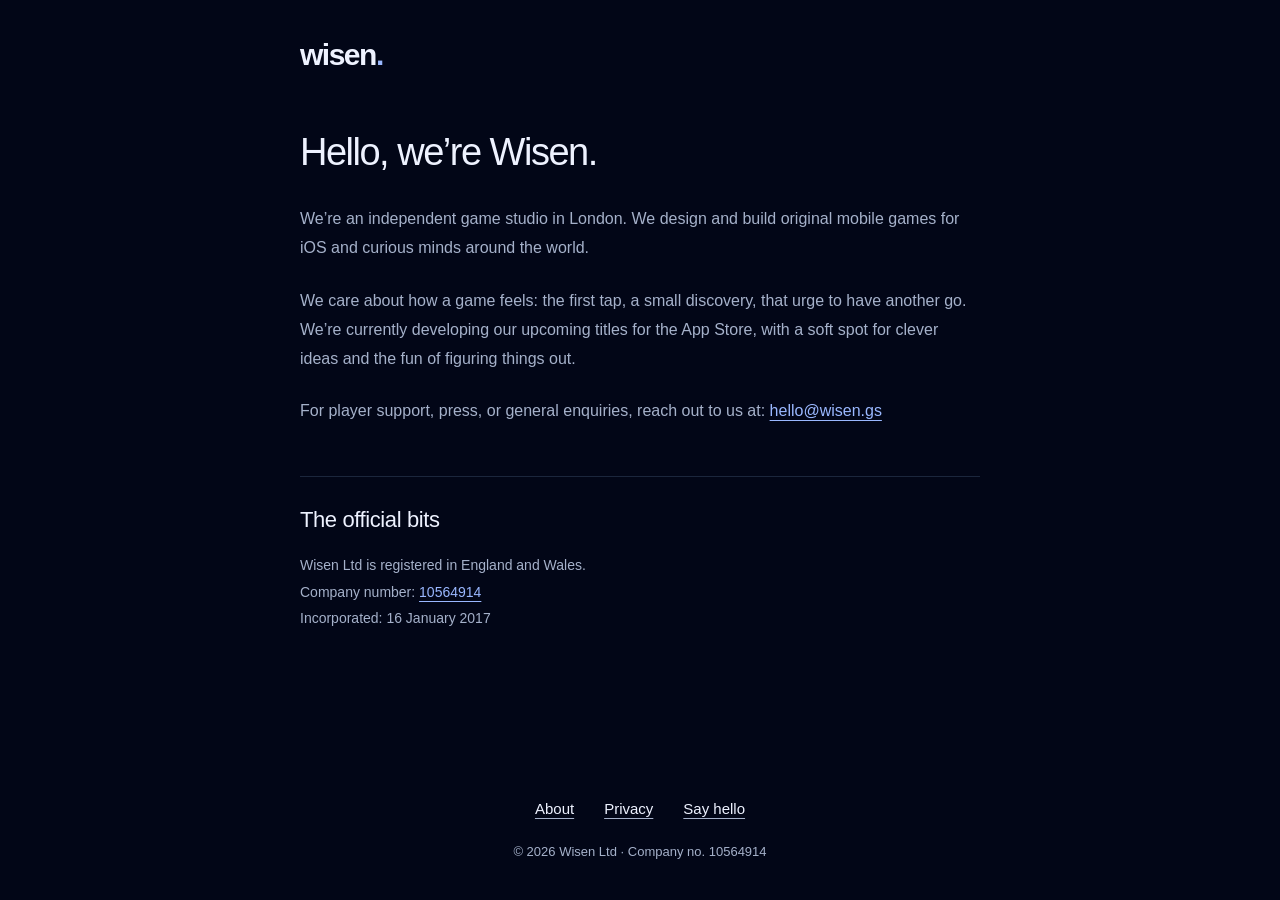
<file: about/index.html>
<!doctype html>
<html lang="en">
<head>
  <meta charset="utf-8">
  <meta name="viewport" content="width=device-width,initial-scale=1">
  <title>About Wisen — An Independent Game Studio</title>
  <meta name="description" content="Meet Wisen, an independent game studio in London. Wisen Ltd is registered in England and Wales.">
  <meta name="theme-color" content="#020617">
  <link rel="icon" type="image/svg+xml" href="data:image/svg+xml,%3Csvg%20xmlns%3D%22http%3A//www.w3.org/2000/svg%22%20viewBox%3D%220%200%2064%2064%22%3E%3Crect%20width%3D%2264%22%20height%3D%2264%22%20rx%3D%2215%22%20fill%3D%22%232455ef%22/%3E%3Ctext%20x%3D%2232%22%20y%3D%2246%22%20text-anchor%3D%22middle%22%20font-family%3D%22Arial%22%20font-size%3D%2248%22%20font-weight%3D%22bold%22%20fill%3D%22white%22%3Ew%3C/text%3E%3C/svg%3E">
  <link rel="stylesheet" href="../style.css">
</head>
<body>
  <a class="skip" href="#main">Skip to content</a>
  <header class="small-header">
    <a class="small-wordmark" href="../index.html" aria-label="Wisen home">wisen<span>.</span></a>
  </header>
  <main id="main" class="reading">
    <h1>Hello, we’re Wisen.</h1>
    <p>We’re an independent game studio in London. We design and build original mobile games for iOS and curious minds around the world.</p>
    <p>We care about how a game feels: the first tap, a small discovery, that urge to have another go. We’re currently developing our upcoming titles for the App Store, with a soft spot for clever ideas and the fun of figuring things out.</p>
    <p>For player support, press, or general enquiries, reach out to us at: <a href="mailto:hello@wisen.gs">hello@wisen.gs</a></p>
    <section class="company-details" id="company">
      <h2>The official bits</h2>
      <p>Wisen Ltd is registered in England and Wales.<br>Company number: <a href="https://find-and-update.company-information.service.gov.uk/company/10564914" target="_blank" rel="noopener noreferrer">10564914</a><br>Incorporated: 16 January 2017</p>
    </section>
  </main>
  <footer class="quiet-footer">
    <nav aria-label="Footer navigation">
      <a href="index.html">About</a>
      <a href="../privacy/index.html">Privacy</a>
      <a href="mailto:hello@wisen.gs">Say hello</a>
    </nav>
    <p>© 2026 Wisen Ltd · Company no. 10564914</p>
  </footer>
</body>
</html>
</file>
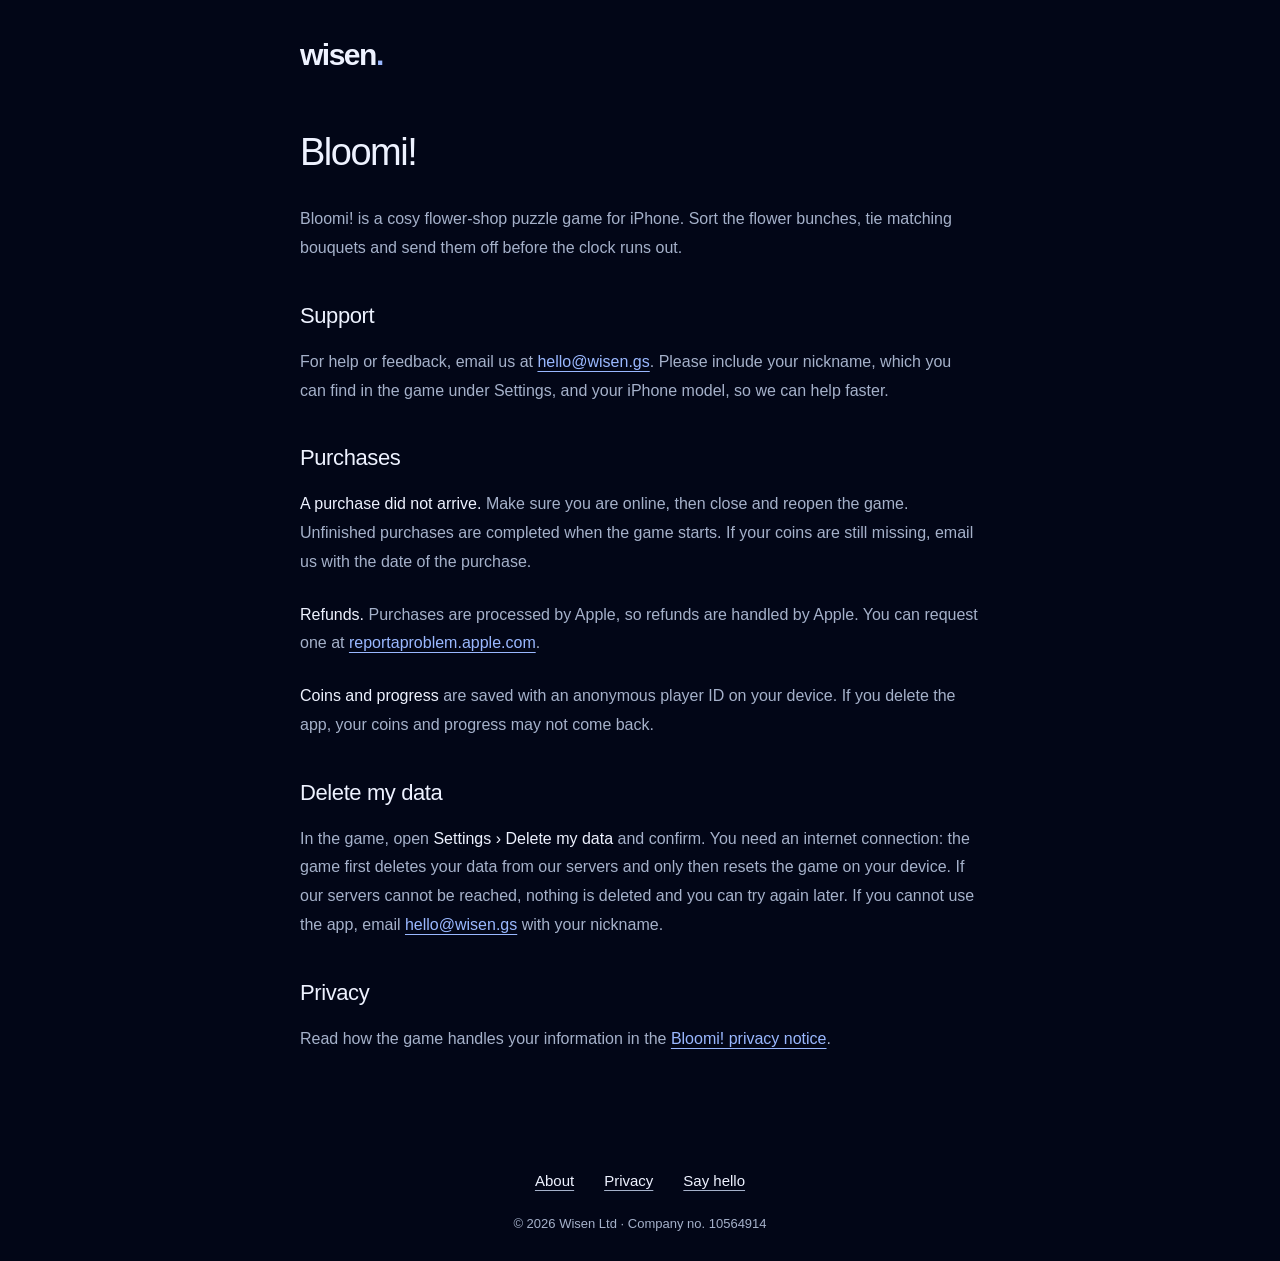
<file: bloomi/index.html>
<!doctype html>
<html lang="en">
<head>
  <meta charset="utf-8">
  <meta name="viewport" content="width=device-width,initial-scale=1">
  <title>Bloomi! — Wisen Ltd</title>
  <meta name="description" content="Bloomi! is a cosy flower-shop puzzle game for iPhone by Wisen. Support, purchases and privacy.">
  <meta name="theme-color" content="#020617">
  <link rel="icon" type="image/svg+xml" href="data:image/svg+xml,%3Csvg%20xmlns%3D%22http%3A//www.w3.org/2000/svg%22%20viewBox%3D%220%200%2064%2064%22%3E%3Crect%20width%3D%2264%22%20height%3D%2264%22%20rx%3D%2215%22%20fill%3D%22%232455ef%22/%3E%3Ctext%20x%3D%2232%22%20y%3D%2246%22%20text-anchor%3D%22middle%22%20font-family%3D%22Arial%22%20font-size%3D%2248%22%20font-weight%3D%22bold%22%20fill%3D%22white%22%3Ew%3C/text%3E%3C/svg%3E">
  <link rel="stylesheet" href="../style.css">
</head>
<body>
  <a class="skip" href="#main">Skip to content</a>
  <header class="small-header">
    <a class="small-wordmark" href="../index.html" aria-label="Wisen home">wisen<span>.</span></a>
  </header>
  <main id="main" class="reading privacy-reading">
    <h1>Bloomi!</h1>
    <p>Bloomi! is a cosy flower-shop puzzle game for iPhone. Sort the flower bunches, tie matching bouquets and send them off before the clock runs out.</p>
    <section id="support">
      <h2>Support</h2>
      <p>For help or feedback, email us at <a href="mailto:hello@wisen.gs">hello@wisen.gs</a>. Please include your nickname, which you can find in the game under Settings, and your iPhone model, so we can help faster.</p>
    </section>
    <section id="purchases">
      <h2>Purchases</h2>
      <p><strong>A purchase did not arrive.</strong> Make sure you are online, then close and reopen the game. Unfinished purchases are completed when the game starts. If your coins are still missing, email us with the date of the purchase.</p>
      <p><strong>Refunds.</strong> Purchases are processed by Apple, so refunds are handled by Apple. You can request one at <a href="https://reportaproblem.apple.com/" target="_blank" rel="noopener noreferrer">reportaproblem.apple.com</a>.</p>
      <p><strong>Coins and progress</strong> are saved with an anonymous player ID on your device. If you delete the app, your coins and progress may not come back.</p>
    </section>
    <section id="delete">
      <h2>Delete my data</h2>
      <p>In the game, open <strong>Settings › Delete my data</strong> and confirm. You need an internet connection: the game first deletes your data from our servers and only then resets the game on your device. If our servers cannot be reached, nothing is deleted and you can try again later. If you cannot use the app, email <a href="mailto:hello@wisen.gs">hello@wisen.gs</a> with your nickname.</p>
    </section>
    <section id="privacy">
      <h2>Privacy</h2>
      <p>Read how the game handles your information in the <a href="privacy/index.html">Bloomi! privacy notice</a>.</p>
    </section>
  </main>
  <footer class="quiet-footer">
    <nav aria-label="Footer navigation">
      <a href="../about/index.html">About</a>
      <a href="../privacy/index.html">Privacy</a>
      <a href="mailto:hello@wisen.gs">Say hello</a>
    </nav>
    <p>© 2026 Wisen Ltd · Company no. 10564914</p>
  </footer>
</body>
</html>
</file>
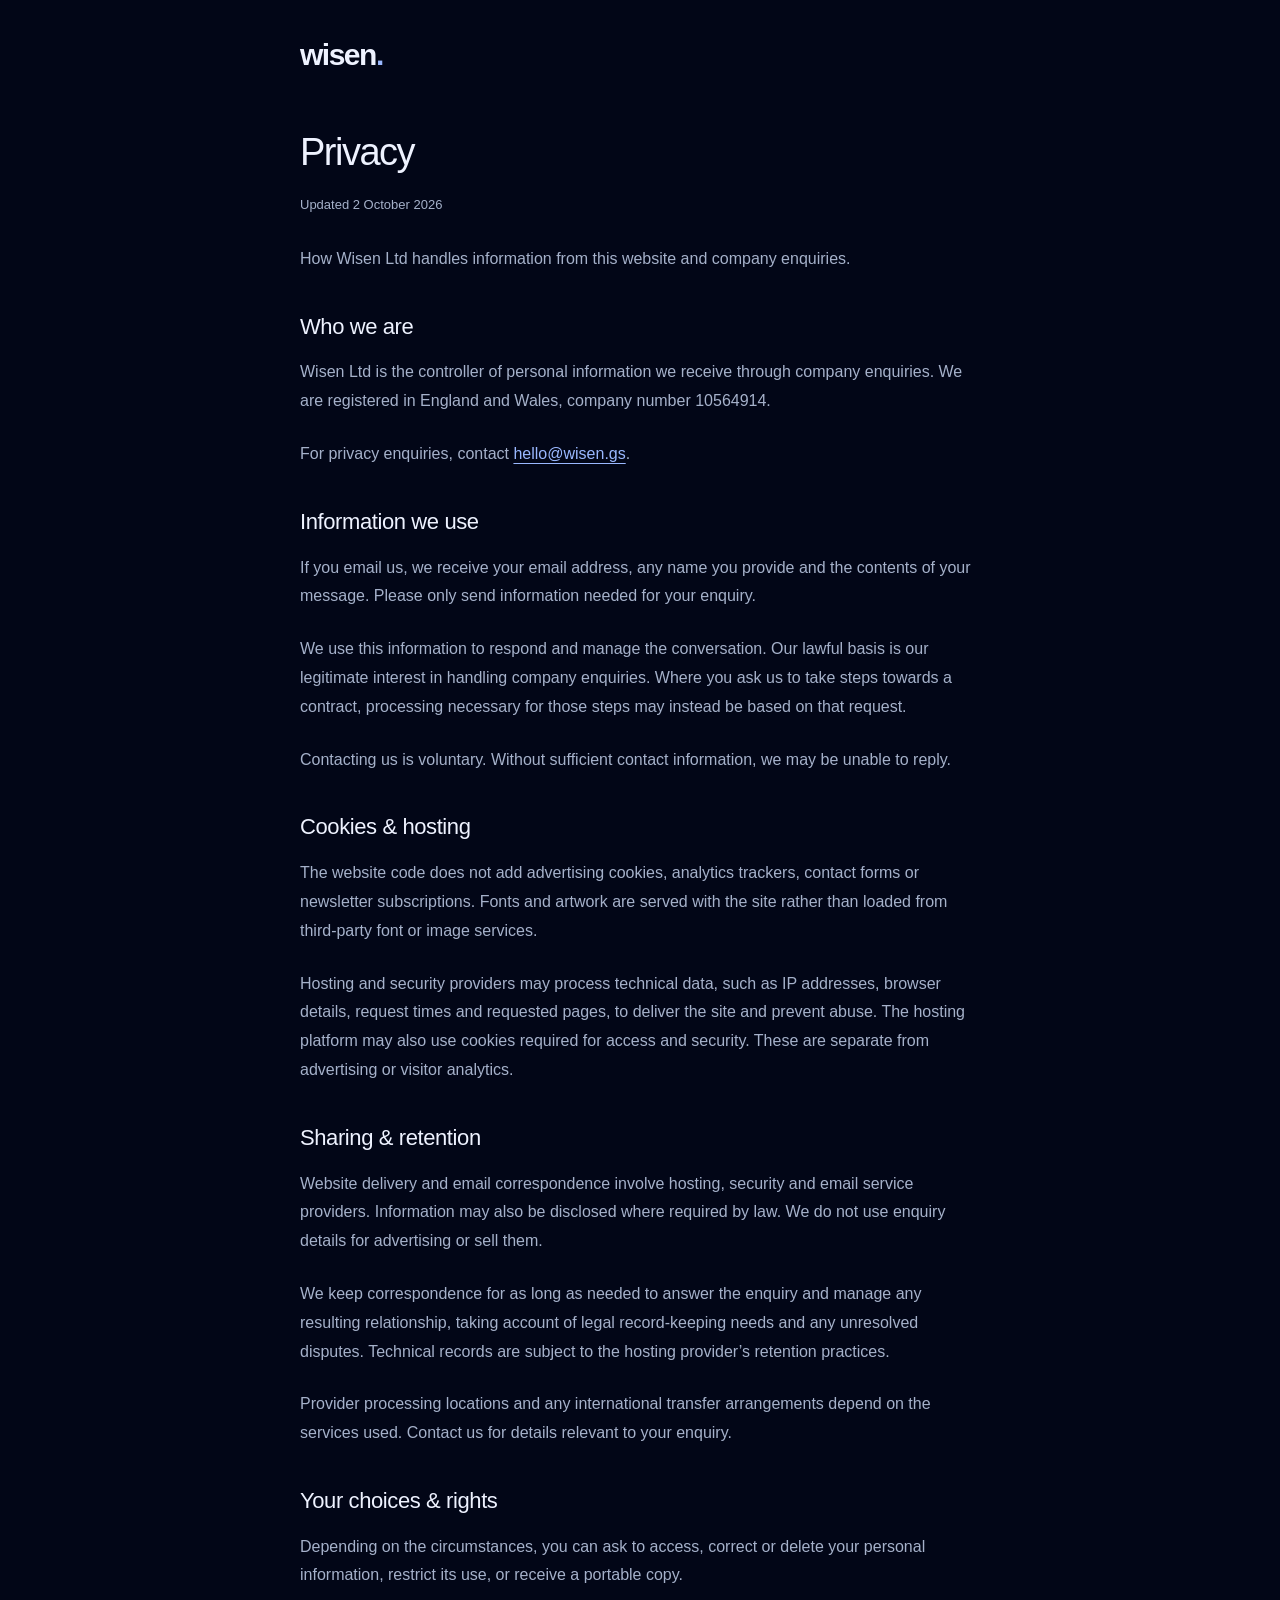
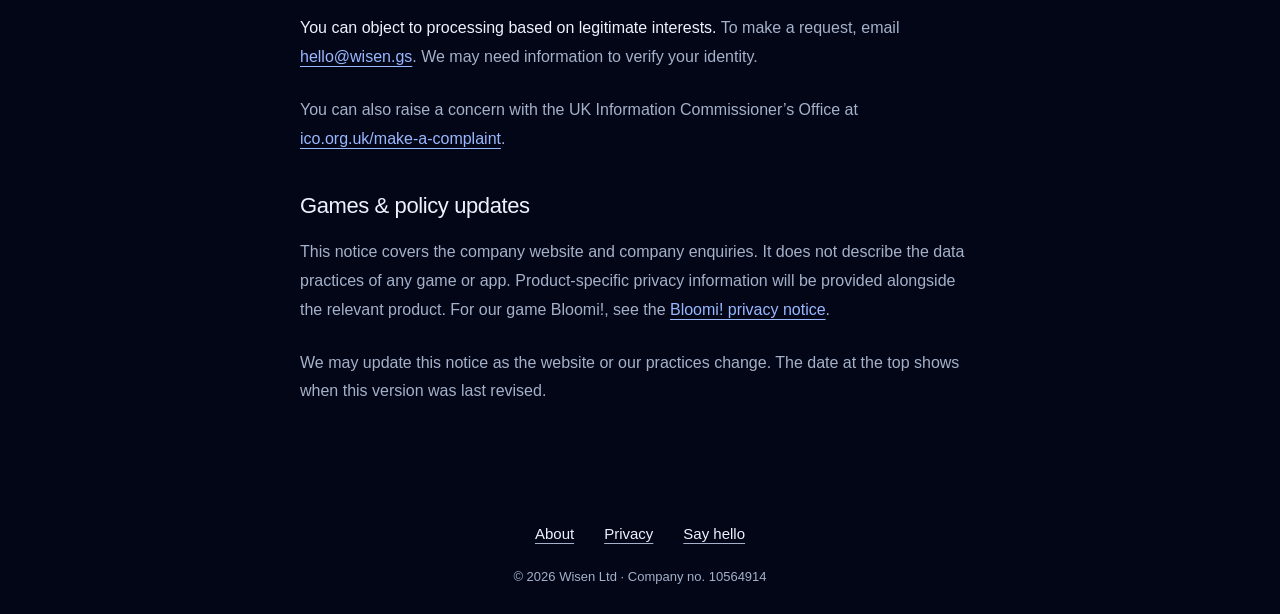
<file: privacy/index.html>
<!doctype html>
<html lang="en">
<head>
  <meta charset="utf-8">
  <meta name="viewport" content="width=device-width,initial-scale=1">
  <title>Privacy — Wisen Ltd</title>
  <meta name="description" content="How Wisen Ltd handles website information and company enquiries.">
  <meta name="theme-color" content="#020617">
  <link rel="icon" type="image/svg+xml" href="data:image/svg+xml,%3Csvg%20xmlns%3D%22http%3A//www.w3.org/2000/svg%22%20viewBox%3D%220%200%2064%2064%22%3E%3Crect%20width%3D%2264%22%20height%3D%2264%22%20rx%3D%2215%22%20fill%3D%22%232455ef%22/%3E%3Ctext%20x%3D%2232%22%20y%3D%2246%22%20text-anchor%3D%22middle%22%20font-family%3D%22Arial%22%20font-size%3D%2248%22%20font-weight%3D%22bold%22%20fill%3D%22white%22%3Ew%3C/text%3E%3C/svg%3E">
  <link rel="stylesheet" href="../style.css">
</head>
<body>
  <a class="skip" href="#main">Skip to content</a>
  <header class="small-header">
    <a class="small-wordmark" href="../index.html" aria-label="Wisen home">wisen<span>.</span></a>
  </header>
  <main id="main" class="reading privacy-reading">
    <h1>Privacy</h1>
    <p class="updated">Updated 2 October 2026</p>
    <p>How Wisen Ltd handles information from this website and company enquiries.</p>
    <section id="who">
      <h2>Who we are</h2>
      <p>Wisen Ltd is the controller of personal information we receive through company enquiries. We are registered in England and Wales, company number 10564914.</p>
      <p>For privacy enquiries, contact <a href="mailto:hello@wisen.gs">hello@wisen.gs</a>.</p>
    </section>
    <section id="information">
      <h2>Information we use</h2>
      <p>If you email us, we receive your email address, any name you provide and the contents of your message. Please only send information needed for your enquiry.</p>
      <p>We use this information to respond and manage the conversation. Our lawful basis is our legitimate interest in handling company enquiries. Where you ask us to take steps towards a contract, processing necessary for those steps may instead be based on that request.</p>
      <p>Contacting us is voluntary. Without sufficient contact information, we may be unable to reply.</p>
    </section>
    <section id="cookies">
      <h2>Cookies & hosting</h2>
      <p>The website code does not add advertising cookies, analytics trackers, contact forms or newsletter subscriptions. Fonts and artwork are served with the site rather than loaded from third-party font or image services.</p>
      <p>Hosting and security providers may process technical data, such as IP addresses, browser details, request times and requested pages, to deliver the site and prevent abuse. The hosting platform may also use cookies required for access and security. These are separate from advertising or visitor analytics.</p>
    </section>
    <section id="sharing">
      <h2>Sharing & retention</h2>
      <p>Website delivery and email correspondence involve hosting, security and email service providers. Information may also be disclosed where required by law. We do not use enquiry details for advertising or sell them.</p>
      <p>We keep correspondence for as long as needed to answer the enquiry and manage any resulting relationship, taking account of legal record-keeping needs and any unresolved disputes. Technical records are subject to the hosting provider’s retention practices.</p>
      <p>Provider processing locations and any international transfer arrangements depend on the services used. Contact us for details relevant to your enquiry.</p>
    </section>
    <section id="rights">
      <h2>Your choices & rights</h2>
      <p>Depending on the circumstances, you can ask to access, correct or delete your personal information, restrict its use, or receive a portable copy.</p>
      <p><strong>You can object to processing based on legitimate interests.</strong> To make a request, email <a href="mailto:hello@wisen.gs">hello@wisen.gs</a>. We may need information to verify your identity.</p>
      <p>You can also raise a concern with the UK Information Commissioner’s Office at <a href="https://ico.org.uk/make-a-complaint/" target="_blank" rel="noopener noreferrer">ico.org.uk/make-a-complaint</a>.</p>
    </section>
    <section id="games">
      <h2>Games & policy updates</h2>
      <p>This notice covers the company website and company enquiries. It does not describe the data practices of any game or app. Product-specific privacy information will be provided alongside the relevant product. For our game Bloomi!, see the <a href="../bloomi/privacy/index.html">Bloomi! privacy notice</a>.</p>
      <p>We may update this notice as the website or our practices change. The date at the top shows when this version was last revised.</p>
    </section>
  </main>
  <footer class="quiet-footer">
    <nav aria-label="Footer navigation">
      <a href="../about/index.html">About</a>
      <a href="index.html">Privacy</a>
      <a href="mailto:hello@wisen.gs">Say hello</a>
    </nav>
    <p>© 2026 Wisen Ltd · Company no. 10564914</p>
  </footer>
</body>
</html>
</file>
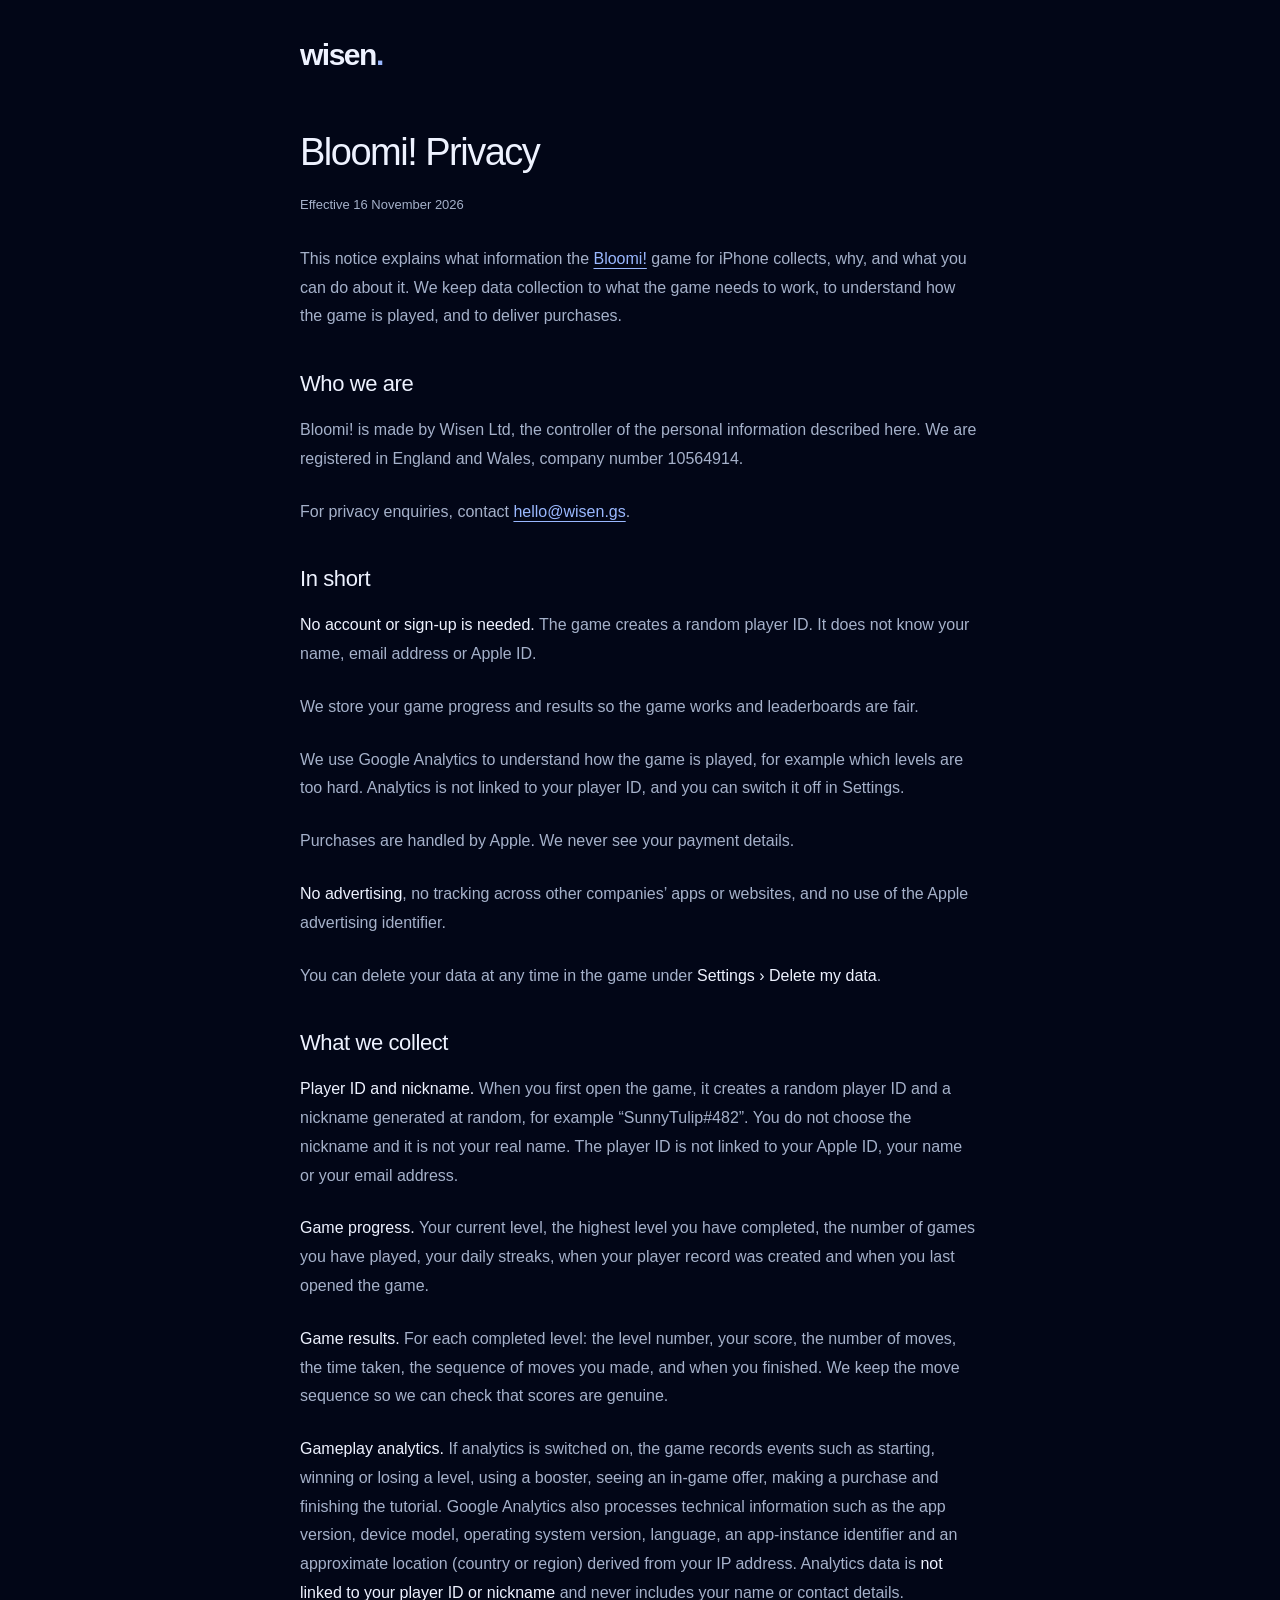
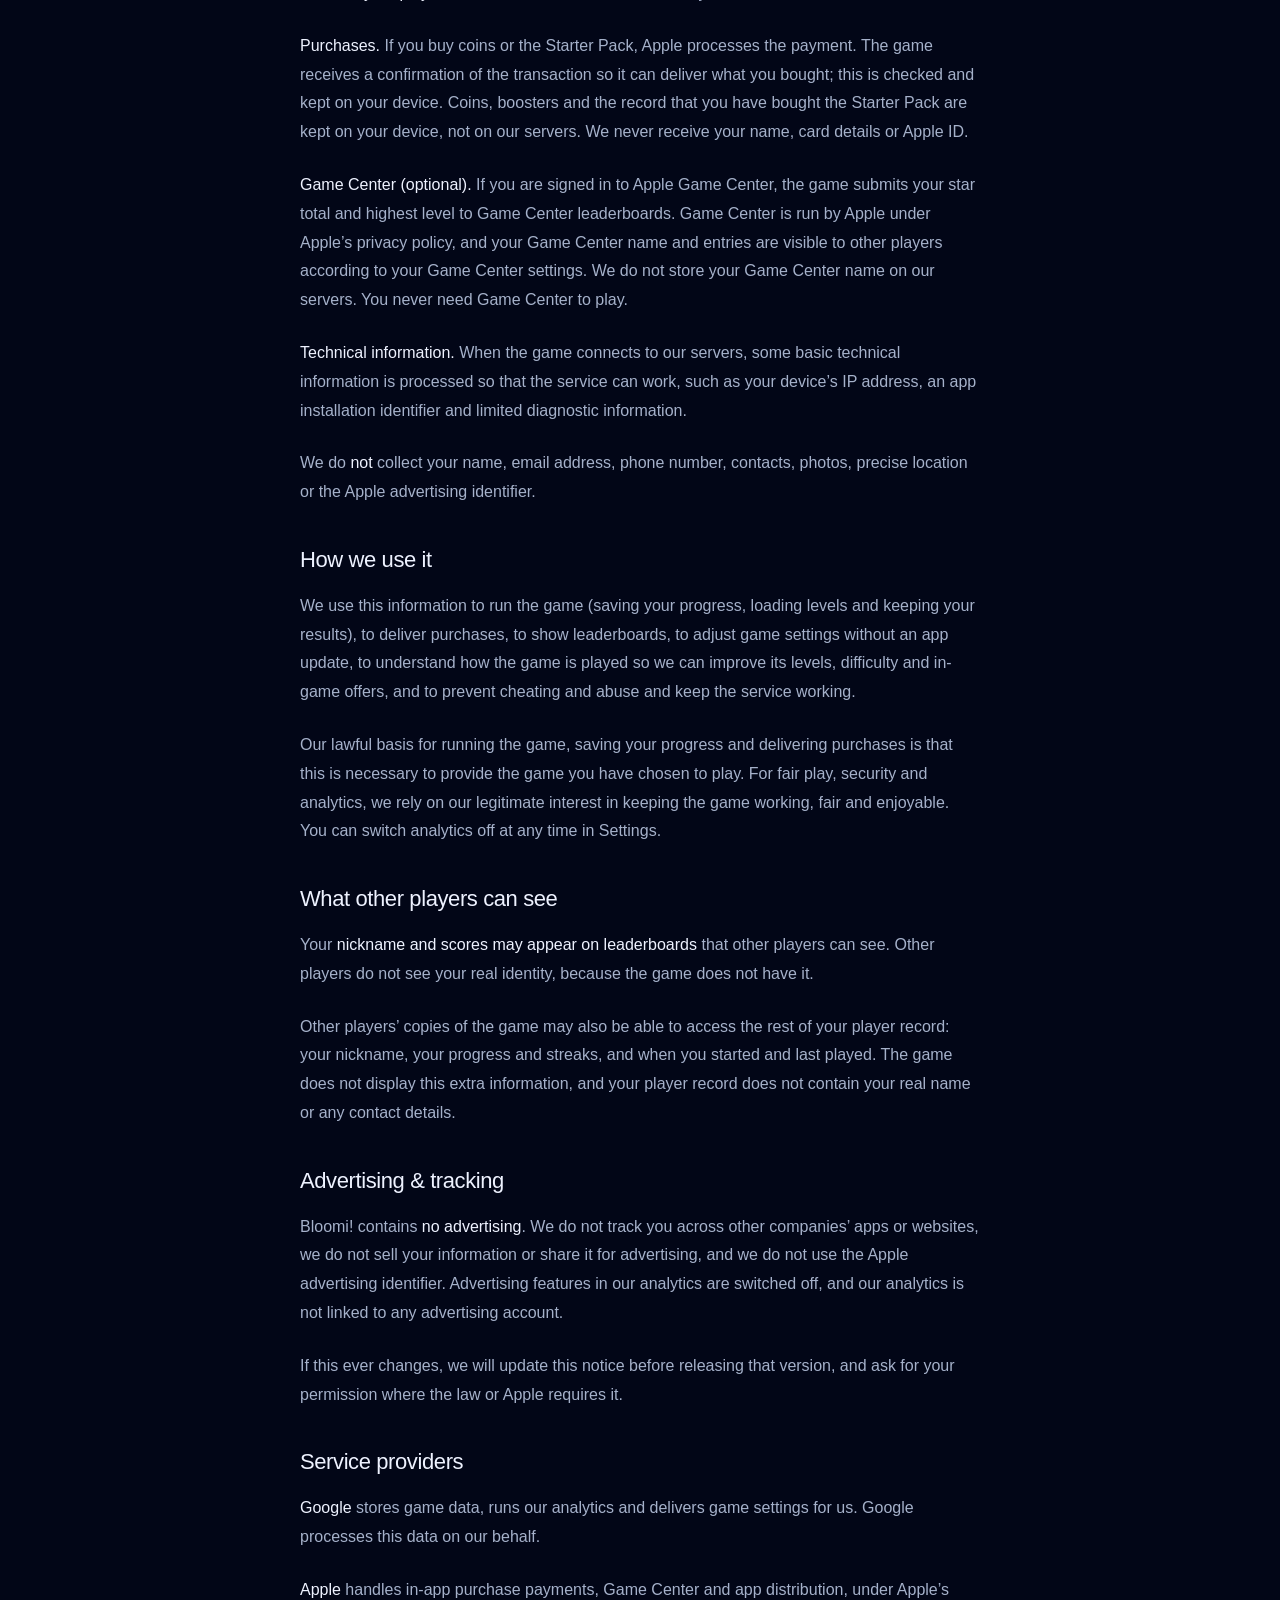
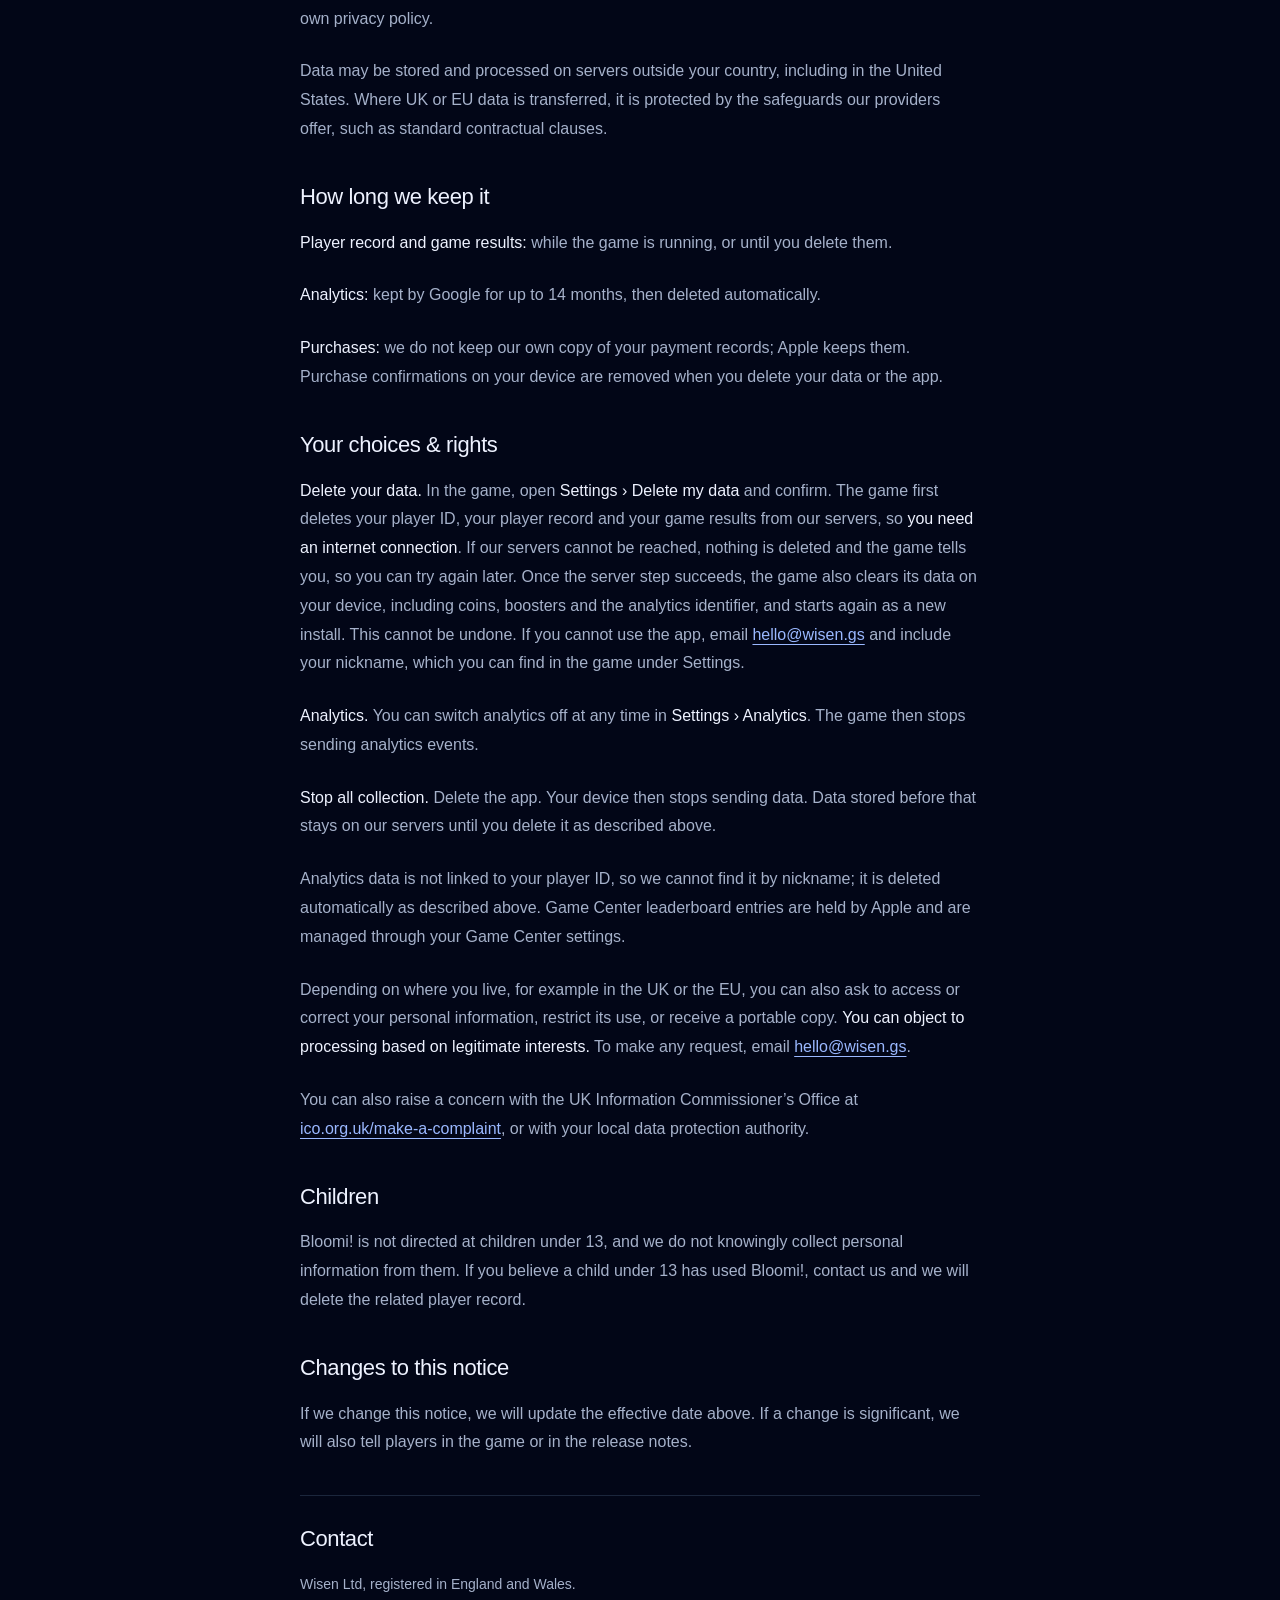
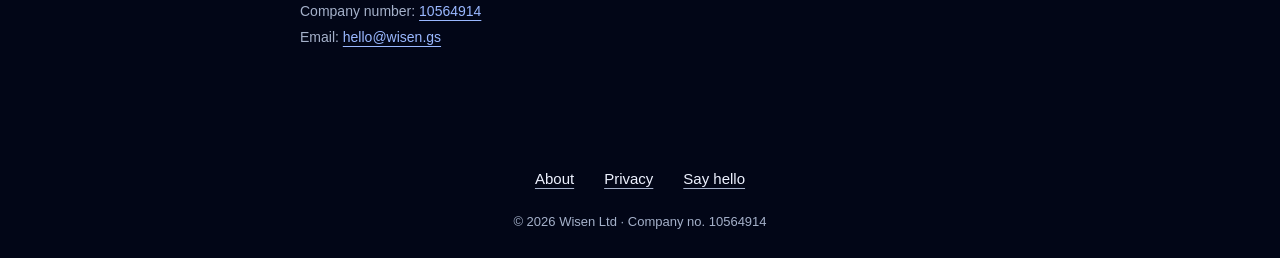
<file: bloomi/privacy/index.html>
<!doctype html>
<html lang="en">
<head>
  <meta charset="utf-8">
  <meta name="viewport" content="width=device-width,initial-scale=1">
  <title>Bloomi! Privacy — Wisen Ltd</title>
  <meta name="description" content="How the Bloomi! game by Wisen Ltd handles player information.">
  <meta name="theme-color" content="#020617">
  <link rel="icon" type="image/svg+xml" href="data:image/svg+xml,%3Csvg%20xmlns%3D%22http%3A//www.w3.org/2000/svg%22%20viewBox%3D%220%200%2064%2064%22%3E%3Crect%20width%3D%2264%22%20height%3D%2264%22%20rx%3D%2215%22%20fill%3D%22%232455ef%22/%3E%3Ctext%20x%3D%2232%22%20y%3D%2246%22%20text-anchor%3D%22middle%22%20font-family%3D%22Arial%22%20font-size%3D%2248%22%20font-weight%3D%22bold%22%20fill%3D%22white%22%3Ew%3C/text%3E%3C/svg%3E">
  <link rel="stylesheet" href="../../style.css">
</head>
<body>
  <a class="skip" href="#main">Skip to content</a>
  <header class="small-header">
    <a class="small-wordmark" href="../../index.html" aria-label="Wisen home">wisen<span>.</span></a>
  </header>
  <main id="main" class="reading privacy-reading">
    <h1>Bloomi! Privacy</h1>
    <p class="updated">Effective 16 November 2026</p>
    <p>This notice explains what information the <a href="../index.html">Bloomi!</a> game for iPhone collects, why, and what you can do about it. We keep data collection to what the game needs to work, to understand how the game is played, and to deliver purchases.</p>
    <section id="who">
      <h2>Who we are</h2>
      <p>Bloomi! is made by Wisen Ltd, the controller of the personal information described here. We are registered in England and Wales, company number 10564914.</p>
      <p>For privacy enquiries, contact <a href="mailto:hello@wisen.gs">hello@wisen.gs</a>.</p>
    </section>
    <section id="summary">
      <h2>In short</h2>
      <p><strong>No account or sign-up is needed.</strong> The game creates a random player ID. It does not know your name, email address or Apple ID.</p>
      <p>We store your game progress and results so the game works and leaderboards are fair.</p>
      <p>We use Google Analytics to understand how the game is played, for example which levels are too hard. Analytics is not linked to your player ID, and you can switch it off in Settings.</p>
      <p>Purchases are handled by Apple. We never see your payment details.</p>
      <p><strong>No advertising</strong>, no tracking across other companies’ apps or websites, and no use of the Apple advertising identifier.</p>
      <p>You can delete your data at any time in the game under <strong>Settings › Delete my data</strong>.</p>
    </section>
    <section id="collect">
      <h2>What we collect</h2>
      <p><strong>Player ID and nickname.</strong> When you first open the game, it creates a random player ID and a nickname generated at random, for example “SunnyTulip#482”. You do not choose the nickname and it is not your real name. The player ID is not linked to your Apple ID, your name or your email address.</p>
      <p><strong>Game progress.</strong> Your current level, the highest level you have completed, the number of games you have played, your daily streaks, when your player record was created and when you last opened the game.</p>
      <p><strong>Game results.</strong> For each completed level: the level number, your score, the number of moves, the time taken, the sequence of moves you made, and when you finished. We keep the move sequence so we can check that scores are genuine.</p>
      <p><strong>Gameplay analytics.</strong> If analytics is switched on, the game records events such as starting, winning or losing a level, using a booster, seeing an in-game offer, making a purchase and finishing the tutorial. Google Analytics also processes technical information such as the app version, device model, operating system version, language, an app-instance identifier and an approximate location (country or region) derived from your IP address. Analytics data is <strong>not linked to your player ID or nickname</strong> and never includes your name or contact details.</p>
      <p><strong>Purchases.</strong> If you buy coins or the Starter Pack, Apple processes the payment. The game receives a confirmation of the transaction so it can deliver what you bought; this is checked and kept on your device. Coins, boosters and the record that you have bought the Starter Pack are kept on your device, not on our servers. We never receive your name, card details or Apple ID.</p>
      <p><strong>Game Center (optional).</strong> If you are signed in to Apple Game Center, the game submits your star total and highest level to Game Center leaderboards. Game Center is run by Apple under Apple’s privacy policy, and your Game Center name and entries are visible to other players according to your Game Center settings. We do not store your Game Center name on our servers. You never need Game Center to play.</p>
      <p><strong>Technical information.</strong> When the game connects to our servers, some basic technical information is processed so that the service can work, such as your device’s IP address, an app installation identifier and limited diagnostic information.</p>
      <p>We do <strong>not</strong> collect your name, email address, phone number, contacts, photos, precise location or the Apple advertising identifier.</p>
    </section>
    <section id="use">
      <h2>How we use it</h2>
      <p>We use this information to run the game (saving your progress, loading levels and keeping your results), to deliver purchases, to show leaderboards, to adjust game settings without an app update, to understand how the game is played so we can improve its levels, difficulty and in-game offers, and to prevent cheating and abuse and keep the service working.</p>
      <p>Our lawful basis for running the game, saving your progress and delivering purchases is that this is necessary to provide the game you have chosen to play. For fair play, security and analytics, we rely on our legitimate interest in keeping the game working, fair and enjoyable. You can switch analytics off at any time in Settings.</p>
    </section>
    <section id="leaderboard">
      <h2>What other players can see</h2>
      <p>Your <strong>nickname and scores may appear on leaderboards</strong> that other players can see. Other players do not see your real identity, because the game does not have it.</p>
      <p>Other players’ copies of the game may also be able to access the rest of your player record: your nickname, your progress and streaks, and when you started and last played. The game does not display this extra information, and your player record does not contain your real name or any contact details.</p>
    </section>
    <section id="tracking">
      <h2>Advertising & tracking</h2>
      <p>Bloomi! contains <strong>no advertising</strong>. We do not track you across other companies’ apps or websites, we do not sell your information or share it for advertising, and we do not use the Apple advertising identifier. Advertising features in our analytics are switched off, and our analytics is not linked to any advertising account.</p>
      <p>If this ever changes, we will update this notice before releasing that version, and ask for your permission where the law or Apple requires it.</p>
    </section>
    <section id="providers">
      <h2>Service providers</h2>
      <p><strong>Google</strong> stores game data, runs our analytics and delivers game settings for us. Google processes this data on our behalf.</p>
      <p><strong>Apple</strong> handles in-app purchase payments, Game Center and app distribution, under Apple’s own privacy policy.</p>
      <p>Data may be stored and processed on servers outside your country, including in the United States. Where UK or EU data is transferred, it is protected by the safeguards our providers offer, such as standard contractual clauses.</p>
    </section>
    <section id="retention">
      <h2>How long we keep it</h2>
      <p><strong>Player record and game results:</strong> while the game is running, or until you delete them.</p>
      <p><strong>Analytics:</strong> kept by Google for up to 14 months, then deleted automatically.</p>
      <p><strong>Purchases:</strong> we do not keep our own copy of your payment records; Apple keeps them. Purchase confirmations on your device are removed when you delete your data or the app.</p>
    </section>
    <section id="rights">
      <h2>Your choices & rights</h2>
      <p><strong>Delete your data.</strong> In the game, open <strong>Settings › Delete my data</strong> and confirm. The game first deletes your player ID, your player record and your game results from our servers, so <strong>you need an internet connection</strong>. If our servers cannot be reached, nothing is deleted and the game tells you, so you can try again later. Once the server step succeeds, the game also clears its data on your device, including coins, boosters and the analytics identifier, and starts again as a new install. This cannot be undone. If you cannot use the app, email <a href="mailto:hello@wisen.gs">hello@wisen.gs</a> and include your nickname, which you can find in the game under Settings.</p>
      <p><strong>Analytics.</strong> You can switch analytics off at any time in <strong>Settings › Analytics</strong>. The game then stops sending analytics events.</p>
      <p><strong>Stop all collection.</strong> Delete the app. Your device then stops sending data. Data stored before that stays on our servers until you delete it as described above.</p>
      <p>Analytics data is not linked to your player ID, so we cannot find it by nickname; it is deleted automatically as described above. Game Center leaderboard entries are held by Apple and are managed through your Game Center settings.</p>
      <p>Depending on where you live, for example in the UK or the EU, you can also ask to access or correct your personal information, restrict its use, or receive a portable copy. <strong>You can object to processing based on legitimate interests.</strong> To make any request, email <a href="mailto:hello@wisen.gs">hello@wisen.gs</a>.</p>
      <p>You can also raise a concern with the UK Information Commissioner’s Office at <a href="https://ico.org.uk/make-a-complaint/" target="_blank" rel="noopener noreferrer">ico.org.uk/make-a-complaint</a>, or with your local data protection authority.</p>
    </section>
    <section id="children">
      <h2>Children</h2>
      <p>Bloomi! is not directed at children under 13, and we do not knowingly collect personal information from them. If you believe a child under 13 has used Bloomi!, contact us and we will delete the related player record.</p>
    </section>
    <section id="changes">
      <h2>Changes to this notice</h2>
      <p>If we change this notice, we will update the effective date above. If a change is significant, we will also tell players in the game or in the release notes.</p>
    </section>
    <section class="company-details" id="contact">
      <h2>Contact</h2>
      <p>Wisen Ltd, registered in England and Wales.<br>Company number: <a href="https://find-and-update.company-information.service.gov.uk/company/10564914" target="_blank" rel="noopener noreferrer">10564914</a><br>Email: <a href="mailto:hello@wisen.gs">hello@wisen.gs</a></p>
    </section>
  </main>
  <footer class="quiet-footer">
    <nav aria-label="Footer navigation">
      <a href="../../about/index.html">About</a>
      <a href="../../privacy/index.html">Privacy</a>
      <a href="mailto:hello@wisen.gs">Say hello</a>
    </nav>
    <p>© 2026 Wisen Ltd · Company no. 10564914</p>
  </footer>
</body>
</html>
</file>
<file: style.css>
:root{color-scheme:dark;--bg:#020617;--text:#eef2ff;--muted:#a5b1ca;--blue:#9ab8ff}*{box-sizing:border-box}html{scroll-behavior:smooth}body{margin:0;background:var(--bg);color:var(--text);font:16px/1.8 Arial,Helvetica,sans-serif;-webkit-font-smoothing:antialiased}a{color:var(--blue);text-decoration:none}a:hover{color:#fff}a:focus-visible{outline:2px solid var(--blue);outline-offset:6px}::selection{background:#315ad1;color:#fff}.skip{position:absolute;top:-80px;left:20px;background:white;color:#020617;padding:10px 15px;z-index:10}.skip:focus{top:15px}.minimal-home{min-height:100svh;display:flex;flex-direction:column}.landing{flex:1;display:flex;flex-direction:column;align-items:center;justify-content:center;text-align:center;padding:40px 24px 50px}.mascot{position:relative;width:245px;aspect-ratio:780/755;overflow:hidden;mask-image:linear-gradient(to bottom,#000 98%,transparent 100%)}.mascot img{position:absolute;max-width:none;width:139.23077%;height:auto;left:-23.07692%;top:-36.42384%}.landing h1{font-size:66px;line-height:1;letter-spacing:-4px;margin:17px 0 22px;font-weight:750}.landing h1 span,.small-wordmark span{color:var(--blue)}.one-line{font-size:18px;line-height:1.5;color:var(--muted);margin:0;max-width:360px}.hello{font-size:15px;margin-top:28px}.quiet-footer{text-align:center;padding:20px 24px 25px}.quiet-footer nav{display:flex;justify-content:center;gap:30px;font-size:15px}.quiet-footer nav a{color:var(--text);text-decoration:underline;text-decoration-color:var(--muted);text-underline-offset:4px}.quiet-footer nav a:hover{color:#fff}.quiet-footer p{font-size:13px;color:var(--muted);margin:18px 0 0}.small-header{max-width:740px;margin:auto;padding:40px 30px 0}.small-wordmark{font-size:30px;font-weight:750;line-height:1;letter-spacing:-1.5px;color:var(--text)}.reading{max-width:740px;padding:55px 30px 70px;margin:auto;min-height:calc(100svh - 200px)}.reading h1{font-weight:500;font-size:38px;line-height:1.2;letter-spacing:-1.5px;margin:0 0 30px}.reading p{color:var(--muted);margin:0 0 24px}.reading a{text-decoration:underline;text-underline-offset:4px}.reading h2{font-weight:500;font-size:22px;line-height:1.4;margin:0 0 16px;letter-spacing:-.4px}.company-details{margin-top:50px;padding-top:28px;border-top:1px solid #1b263c}.company-details p{font-size:14px;line-height:1.9}.privacy-reading .updated{font-size:13px;margin-top:-12px;margin-bottom:28px}.privacy-reading section{margin-top:38px}.privacy-reading strong{font-weight:500;color:var(--text)}@media(max-width:600px){.landing{padding-top:45px;padding-bottom:40px}.mascot{width:220px}.landing h1{font-size:58px;margin-top:13px}.one-line{font-size:17px;max-width:290px}.small-header{padding:30px 24px 0}.reading{padding:40px 24px 50px}.reading h1{font-size:32px}.quiet-footer{padding-bottom:22px}.quiet-footer p{font-size:12px}}@media(max-height:700px) and (min-width:601px){.landing{padding-top:25px;padding-bottom:30px}.mascot{width:185px}.landing h1{font-size:56px}.hello{margin-top:20px}}@media(prefers-reduced-motion:reduce){html{scroll-behavior:auto}}
</file>
